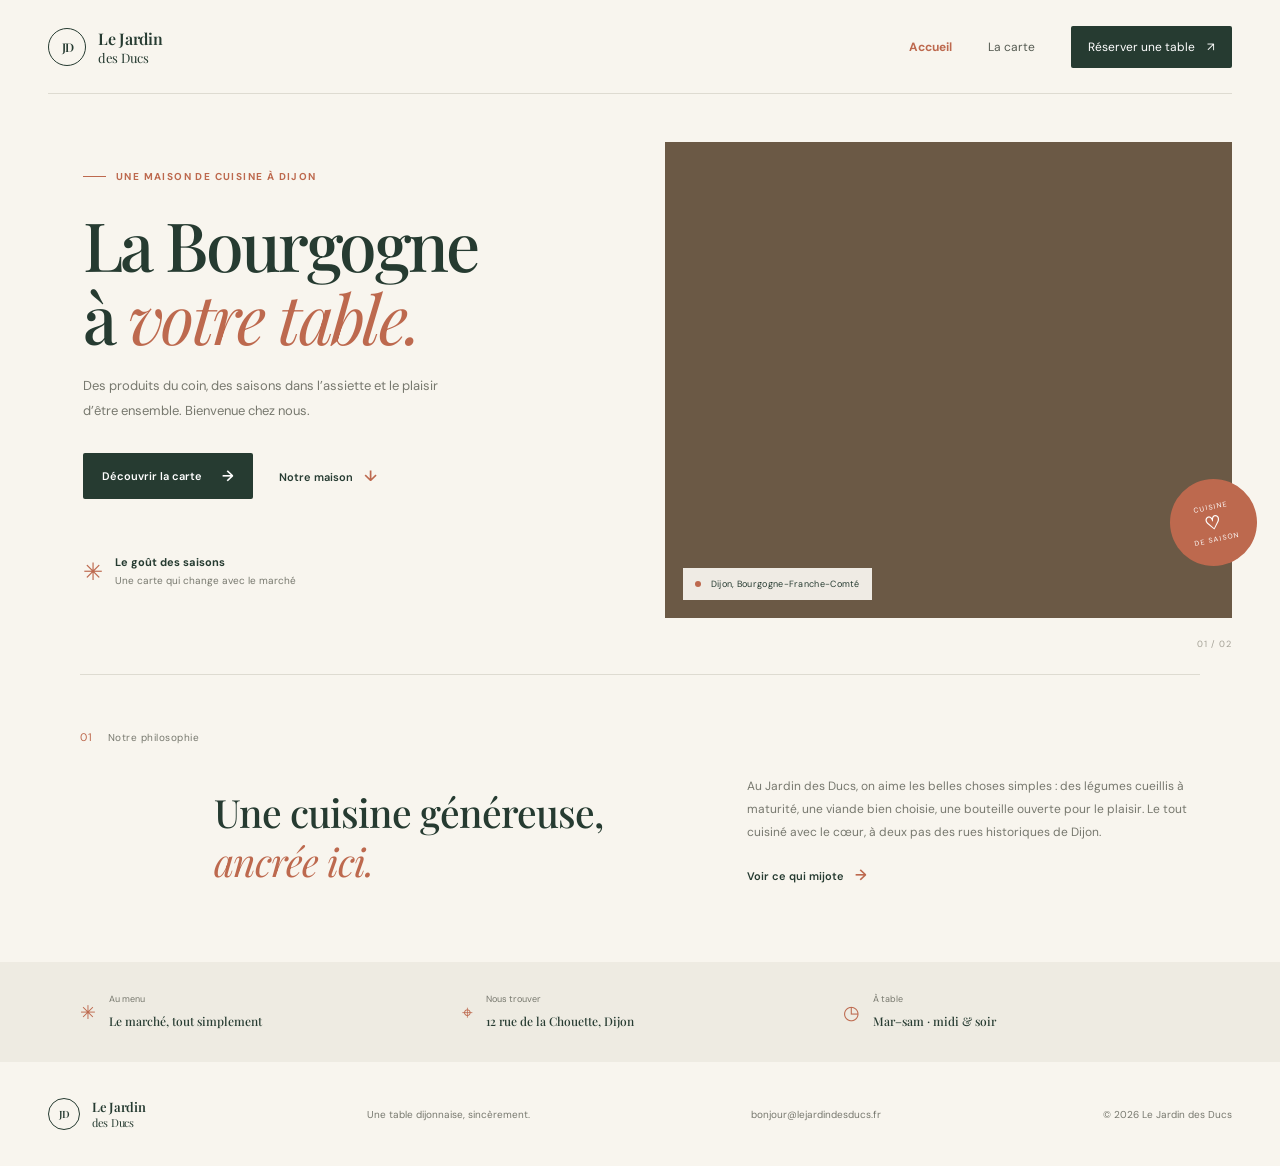
<file: index.html>
<!doctype html>
<html lang="fr">
<head>
  <meta charset="utf-8">
  <meta name="viewport" content="width=device-width, initial-scale=1">
  <meta name="theme-color" content="#f8f5ee">
  <meta name="description" content="Le Jardin des Ducs, une table de saison au cœur de Dijon. Cuisine bourguignonne généreuse, produits locaux et vins de Bourgogne.">
  <title>Le Jardin des Ducs — Restaurant à Dijon</title>
  <link rel="preconnect" href="https://fonts.googleapis.com">
  <link rel="preconnect" href="https://fonts.gstatic.com" crossorigin>
  <link href="https://fonts.googleapis.com/css2?family=DM+Sans:wght@400;500;600;700&family=Playfair+Display:wght@400;500;600;700&display=swap" rel="stylesheet">
  <link rel="stylesheet" href="styles.css">
</head>
<body>
  <header class="site-header">
    <a class="brand" href="index.html" aria-label="Le Jardin des Ducs, accueil">
      <span class="brand-mark" aria-hidden="true">JD</span>
      <span class="brand-name">Le Jardin <span>des Ducs</span></span>
    </a>
    <nav class="main-nav" aria-label="Navigation principale">
      <a class="active" href="index.html" aria-current="page">Accueil</a>
      <a href="carte.html">La carte</a>
      <a class="nav-cta" href="mailto:bonjour@lejardindesducs.fr?subject=Demande%20de%20r%C3%A9servation">Réserver une table <span aria-hidden="true">↗</span></a>
    </nav>
  </header>

  <main>
    <section class="hero">
      <div class="hero-copy">
        <p class="eyebrow"><span></span> Une maison de cuisine à Dijon</p>
        <h1>La Bourgogne<br>à <em>votre table.</em></h1>
        <p class="hero-description">Des produits du coin, des saisons dans l’assiette et le plaisir d’être ensemble. Bienvenue chez nous.</p>
        <div class="hero-actions">
          <a class="button button-dark" href="carte.html">Découvrir la carte <span aria-hidden="true">→</span></a>
          <a class="text-link" href="#notre-maison">Notre maison <span aria-hidden="true">↓</span></a>
        </div>
        <div class="hero-note">
          <span class="note-icon" aria-hidden="true">✳</span>
          <span><strong>Le goût des saisons</strong><br>Une carte qui change avec le marché</span>
        </div>
      </div>
      <div class="hero-image" role="img" aria-label="Table dressée dans un restaurant chaleureux">
        <div class="image-caption"><span class="caption-dot"></span> Dijon, Bourgogne-Franche-Comté</div>
        <div class="image-stamp" aria-label="Cuisine sincère et de saison">
          <span>CUISINE</span>
          <strong>♡</strong>
          <span>DE SAISON</span>
        </div>
      </div>
      <span class="hero-index" aria-hidden="true">01 / 02</span>
    </section>

    <section class="welcome section-wrap" id="notre-maison">
      <div class="welcome-label"><span>01</span> Notre philosophie</div>
      <div class="welcome-content">
        <h2>Une cuisine généreuse,<br><em>ancrée ici.</em></h2>
        <div class="welcome-text">
          <p>Au Jardin des Ducs, on aime les belles choses simples : des légumes cueillis à maturité, une viande bien choisie, une bouteille ouverte pour le plaisir. Le tout cuisiné avec le cœur, à deux pas des rues historiques de Dijon.</p>
          <a class="text-link" href="carte.html">Voir ce qui mijote <span aria-hidden="true">→</span></a>
        </div>
      </div>
    </section>

    <section class="details-band">
      <div class="detail-item"><span class="detail-icon" aria-hidden="true">✳</span><div><span class="detail-label">Au menu</span><strong>Le marché, tout simplement</strong></div></div>
      <div class="detail-item"><span class="detail-icon" aria-hidden="true">⌖</span><div><span class="detail-label">Nous trouver</span><strong>12 rue de la Chouette, Dijon</strong></div></div>
      <div class="detail-item"><span class="detail-icon" aria-hidden="true">◷</span><div><span class="detail-label">À table</span><strong>Mar–sam · midi & soir</strong></div></div>
    </section>
  </main>

  <footer class="site-footer">
    <a class="brand footer-brand" href="index.html"><span class="brand-mark" aria-hidden="true">JD</span><span class="brand-name">Le Jardin <span>des Ducs</span></span></a>
    <p>Une table dijonnaise, sincèrement.</p>
    <a href="mailto:bonjour@lejardindesducs.fr">bonjour@lejardindesducs.fr</a>
    <span class="copyright">© 2026 Le Jardin des Ducs</span>
  </footer>
</body>
</html>
</file>
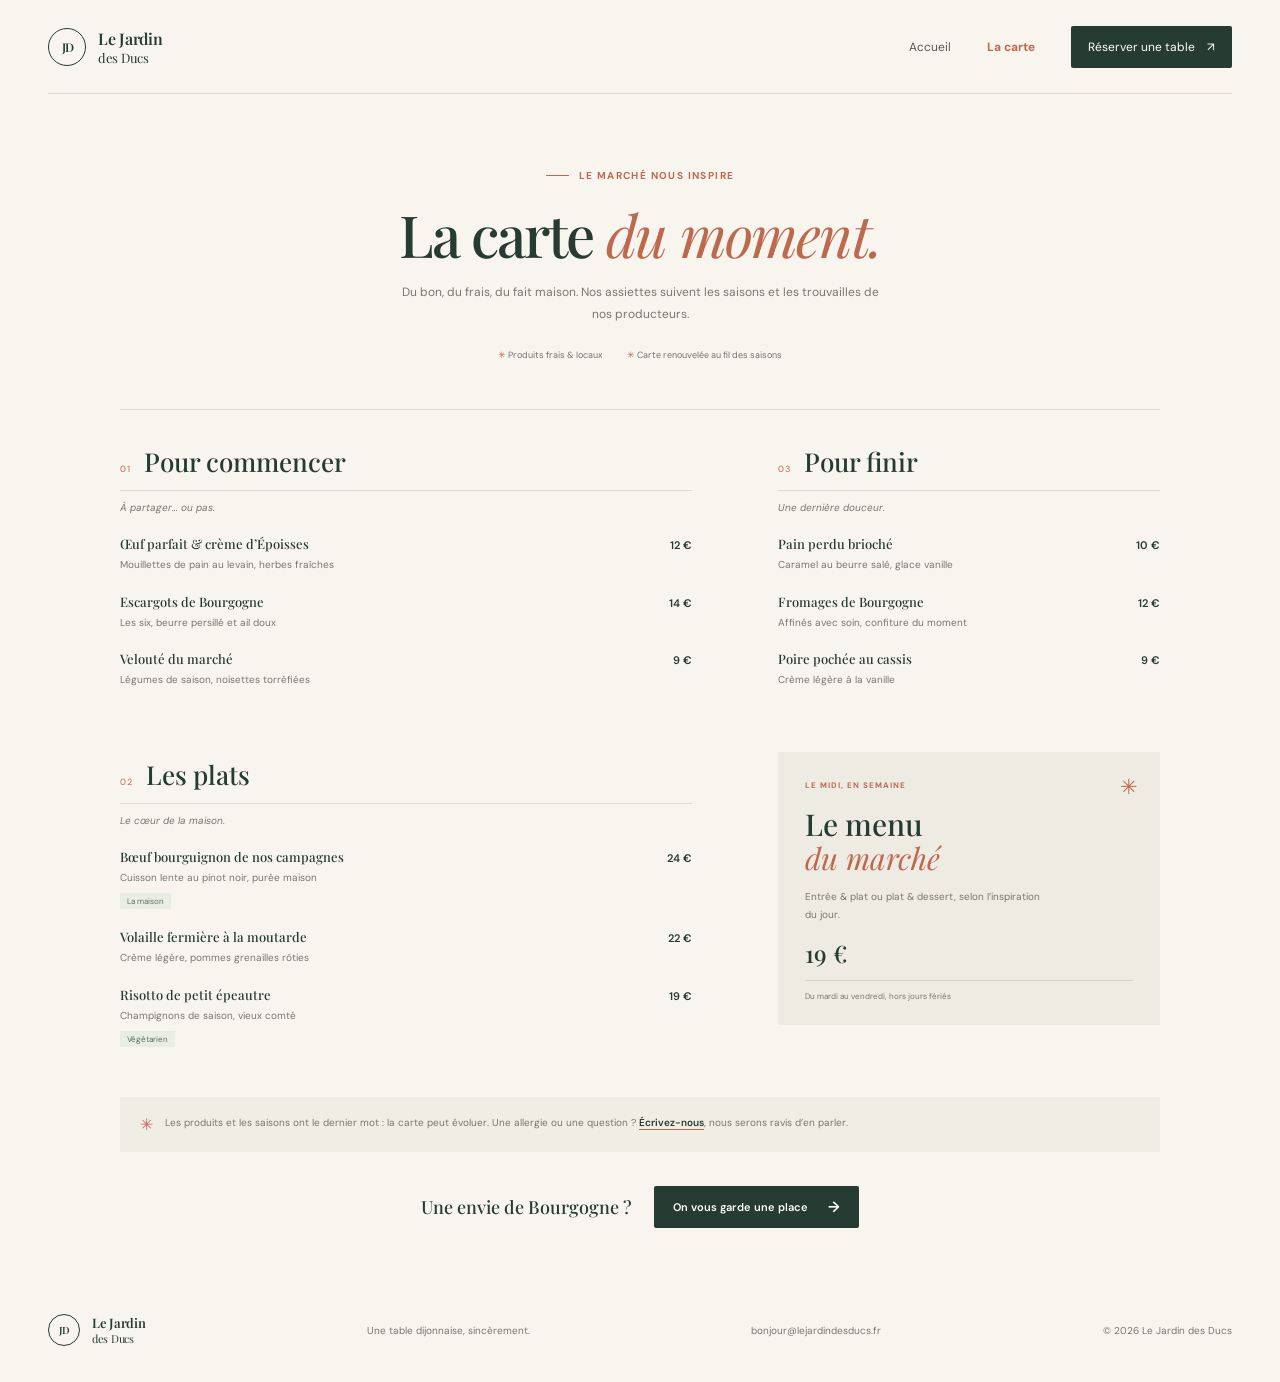
<file: carte.html>
<!doctype html>
<html lang="fr">
<head>
  <meta charset="utf-8">
  <meta name="viewport" content="width=device-width, initial-scale=1">
  <meta name="theme-color" content="#f8f5ee">
  <meta name="description" content="Découvrez la carte du Jardin des Ducs à Dijon : cuisine de saison, produits bourguignons et menus faits maison.">
  <title>La carte — Le Jardin des Ducs, Dijon</title>
  <link rel="preconnect" href="https://fonts.googleapis.com">
  <link rel="preconnect" href="https://fonts.gstatic.com" crossorigin>
  <link href="https://fonts.googleapis.com/css2?family=DM+Sans:wght@400;500;600;700&family=Playfair+Display:wght@400;500;600;700&display=swap" rel="stylesheet">
  <link rel="stylesheet" href="styles.css">
</head>
<body>
  <header class="site-header">
    <a class="brand" href="index.html" aria-label="Le Jardin des Ducs, accueil">
      <span class="brand-mark" aria-hidden="true">JD</span>
      <span class="brand-name">Le Jardin <span>des Ducs</span></span>
    </a>
    <nav class="main-nav" aria-label="Navigation principale">
      <a href="index.html">Accueil</a>
      <a class="active" href="carte.html" aria-current="page">La carte</a>
      <a class="nav-cta" href="mailto:bonjour@lejardindesducs.fr?subject=Demande%20de%20r%C3%A9servation">Réserver une table <span aria-hidden="true">↗</span></a>
    </nav>
  </header>

  <main>
    <section class="menu-hero">
      <p class="eyebrow"><span></span> Le marché nous inspire</p>
      <h1>La carte <em>du moment.</em></h1>
      <p>Du bon, du frais, du fait maison. Nos assiettes suivent les saisons et les trouvailles de nos producteurs.</p>
      <div class="menu-meta"><span>✳ Produits frais & locaux</span><span>✳ Carte renouvelée au fil des saisons</span></div>
    </section>

    <section class="menu-board" aria-label="Menu du restaurant">
      <div class="menu-column">
        <div class="menu-category">
          <div class="category-heading"><span class="category-number">01</span><h2>Pour commencer</h2></div>
          <p class="category-intro">À partager… ou pas.</p>
          <article class="menu-item">
            <div class="item-title"><h3>Œuf parfait & crème d’Époisses</h3><span>12 €</span></div>
            <p>Mouillettes de pain au levain, herbes fraîches</p>
          </article>
          <article class="menu-item">
            <div class="item-title"><h3>Escargots de Bourgogne</h3><span>14 €</span></div>
            <p>Les six, beurre persillé et ail doux</p>
          </article>
          <article class="menu-item">
            <div class="item-title"><h3>Velouté du marché</h3><span>9 €</span></div>
            <p>Légumes de saison, noisettes torréfiées</p>
          </article>
        </div>

        <div class="menu-category">
          <div class="category-heading"><span class="category-number">02</span><h2>Les plats</h2></div>
          <p class="category-intro">Le cœur de la maison.</p>
          <article class="menu-item">
            <div class="item-title"><h3>Bœuf bourguignon de nos campagnes</h3><span>24 €</span></div>
            <p>Cuisson lente au pinot noir, purée maison</p>
            <span class="item-tag">La maison</span>
          </article>
          <article class="menu-item">
            <div class="item-title"><h3>Volaille fermière à la moutarde</h3><span>22 €</span></div>
            <p>Crème légère, pommes grenailles rôties</p>
          </article>
          <article class="menu-item">
            <div class="item-title"><h3>Risotto de petit épeautre</h3><span>19 €</span></div>
            <p>Champignons de saison, vieux comté</p>
            <span class="item-tag">Végétarien</span>
          </article>
        </div>
      </div>

      <aside class="menu-aside">
        <div class="menu-category">
          <div class="category-heading"><span class="category-number">03</span><h2>Pour finir</h2></div>
          <p class="category-intro">Une dernière douceur.</p>
          <article class="menu-item">
            <div class="item-title"><h3>Pain perdu brioché</h3><span>10 €</span></div>
            <p>Caramel au beurre salé, glace vanille</p>
          </article>
          <article class="menu-item">
            <div class="item-title"><h3>Fromages de Bourgogne</h3><span>12 €</span></div>
            <p>Affinés avec soin, confiture du moment</p>
          </article>
          <article class="menu-item">
            <div class="item-title"><h3>Poire pochée au cassis</h3><span>9 €</span></div>
            <p>Crème légère à la vanille</p>
          </article>
        </div>
        <div class="lunch-card">
          <span class="lunch-icon" aria-hidden="true">✳</span>
          <p class="eyebrow">Le midi, en semaine</p>
          <h3>Le menu<br><em>du marché</em></h3>
          <p>Entrée & plat ou plat & dessert, selon l’inspiration du jour.</p>
          <strong>19 €</strong>
          <span class="lunch-footnote">Du mardi au vendredi, hors jours fériés</span>
        </div>
      </aside>
    </section>

    <section class="menu-note">
      <span aria-hidden="true">✳</span>
      <p>Les produits et les saisons ont le dernier mot : la carte peut évoluer. Une allergie ou une question ? <a href="mailto:bonjour@lejardindesducs.fr">Écrivez-nous</a>, nous serons ravis d’en parler.</p>
    </section>
    <div class="menu-reserve"><p>Une envie de Bourgogne ?</p><a class="button button-dark" href="mailto:bonjour@lejardindesducs.fr?subject=Demande%20de%20r%C3%A9servation">On vous garde une place <span aria-hidden="true">→</span></a></div>
  </main>

  <footer class="site-footer">
    <a class="brand footer-brand" href="index.html"><span class="brand-mark" aria-hidden="true">JD</span><span class="brand-name">Le Jardin <span>des Ducs</span></span></a>
    <p>Une table dijonnaise, sincèrement.</p>
    <a href="mailto:bonjour@lejardindesducs.fr">bonjour@lejardindesducs.fr</a>
    <span class="copyright">© 2026 Le Jardin des Ducs</span>
  </footer>
</body>
</html>
</file>
<file: styles.css>
:root {
  color-scheme: light;
  --paper: #f8f5ee;
  --ink: #263b31;
  --muted: #77786e;
  --accent: #bd694e;
  --line: #dedbd1;
  --serif: "Playfair Display", Georgia, serif;
  --sans: "DM Sans", Arial, sans-serif;
}

* { box-sizing: border-box; }

html { scroll-behavior: smooth; }

body {
  margin: 0;
  background: var(--paper);
  color: var(--ink);
  font-family: var(--sans);
  -webkit-font-smoothing: antialiased;
}

a { color: inherit; }

.site-header {
  width: min(1200px, calc(100% - 96px));
  height: 94px;
  margin: 0 auto;
  display: flex;
  align-items: center;
  justify-content: space-between;
  border-bottom: 1px solid var(--line);
}

.brand {
  display: inline-flex;
  align-items: center;
  gap: 12px;
  text-decoration: none;
}

.brand-mark {
  width: 38px;
  height: 38px;
  display: grid;
  place-items: center;
  border: 1px solid var(--ink);
  border-radius: 50%;
  font: 600 12px var(--serif);
  letter-spacing: -1px;
}

.brand-name {
  font: 600 16px var(--serif);
  letter-spacing: -.3px;
}

.brand-name span { display: block; font-size: 13px; font-weight: 400; }

.main-nav { display: flex; align-items: center; gap: 36px; }

.main-nav a {
  color: #555b52;
  font-size: 12px;
  text-decoration: none;
  transition: color .2s ease;
}

.main-nav a:hover, .main-nav a.active { color: var(--accent); }
.main-nav a.active { font-weight: 700; }

.main-nav .nav-cta {
  padding: 13px 17px;
  background: var(--ink);
  color: white;
  border-radius: 2px;
}

.main-nav .nav-cta:hover { background: #385445; color: white; }
.nav-cta span { margin-left: 9px; }

.hero {
  position: relative;
  width: min(1200px, calc(100% - 96px));
  min-height: 580px;
  margin: 0 auto;
  display: grid;
  grid-template-columns: 1fr 1.02fr;
  align-items: center;
  gap: 62px;
  padding: 48px 0 56px;
}

.hero-copy { padding: 3px 0 0 35px; }

.eyebrow {
  display: flex;
  align-items: center;
  gap: 10px;
  margin: 0;
  color: var(--accent);
  font-size: 10px;
  font-weight: 700;
  letter-spacing: 1.4px;
  text-transform: uppercase;
}

.eyebrow > span {
  width: 23px;
  height: 1px;
  background: var(--accent);
}

h1, h2, h3, p { margin-top: 0; }

.hero h1 {
  margin: 25px 0 20px;
  font: 500 clamp(48px, 5.3vw, 72px)/1.08 var(--serif);
  letter-spacing: -2.6px;
}

.hero h1 em, .welcome h2 em, .lunch-card h3 em {
  color: var(--accent);
  font-weight: 400;
}

.hero-description {
  max-width: 360px;
  margin-bottom: 29px;
  color: var(--muted);
  font-size: 13px;
  line-height: 1.9;
}

.hero-actions { display: flex; align-items: center; gap: 26px; }

.button {
  min-height: 46px;
  display: inline-flex;
  align-items: center;
  justify-content: center;
  gap: 20px;
  padding: 0 19px;
  border-radius: 2px;
  font-size: 11px;
  font-weight: 600;
  text-decoration: none;
  transition: background .2s ease, transform .2s ease;
}

.button:hover { transform: translateY(-2px); }
.button-dark { background: var(--ink); color: white; }
.button-dark:hover { background: #385445; }
.button span { font-size: 15px; }

.text-link {
  color: var(--ink);
  font-size: 11px;
  font-weight: 600;
  text-decoration: none;
}

.text-link span { margin-left: 8px; color: var(--accent); font-size: 15px; }
.text-link:hover { color: var(--accent); }

.hero-note {
  display: flex;
  align-items: center;
  gap: 12px;
  margin-top: 51px;
  color: var(--muted);
  font-size: 10px;
  line-height: 1.8;
}

.hero-note strong { color: var(--ink); font-size: 11px; }
.note-icon { color: var(--accent); font-size: 24px; }

.hero-image {
  position: relative;
  min-height: 440px;
  height: 100%;
  background: #6b5945 url("https://images.unsplash.com/photo-1414235077428-338989a2e8c0?auto=format&fit=crop&w=1400&q=85") center 52% / cover no-repeat;
}

.image-caption {
  position: absolute;
  bottom: 18px;
  left: 18px;
  padding: 10px 12px;
  background: rgba(248, 245, 238, .94);
  color: var(--ink);
  font-size: 9px;
  letter-spacing: .3px;
}

.caption-dot { width: 6px; height: 6px; display: inline-block; margin-right: 7px; background: var(--accent); border-radius: 50%; }

.image-stamp {
  position: absolute;
  right: -25px;
  bottom: 52px;
  width: 87px;
  height: 87px;
  display: flex;
  flex-direction: column;
  align-items: center;
  justify-content: center;
  gap: 3px;
  border-radius: 50%;
  background: var(--accent);
  color: white;
  font-size: 7px;
  letter-spacing: 1.1px;
  transform: rotate(-12deg);
}

.image-stamp strong { font-size: 18px; line-height: 1; }
.hero-index { position: absolute; right: 0; bottom: 24px; color: #a4a196; font-size: 9px; letter-spacing: 1px; }

.section-wrap { width: min(1120px, calc(100% - 96px)); margin: 0 auto; }

.welcome {
  padding: 55px 0 77px;
  border-top: 1px solid var(--line);
}

.welcome-label { color: var(--muted); font-size: 10px; letter-spacing: .5px; }
.welcome-label span { margin-right: 12px; color: var(--accent); font-size: 11px; }

.welcome-content {
  display: grid;
  grid-template-columns: 1fr 1fr;
  gap: 80px;
  align-items: end;
  margin: 31px 0 0 12%;
}

.welcome h2 { margin: 0; font: 500 39px/1.25 var(--serif); letter-spacing: -1px; }
.welcome-text { max-width: 440px; }
.welcome-text p { margin: 0 0 21px; color: var(--muted); font-size: 12px; line-height: 1.9; }

.details-band {
  display: grid;
  grid-template-columns: repeat(3, 1fr);
  gap: 25px;
  padding: 31px max(calc((100vw - 1120px) / 2), 48px);
  background: #eeebe2;
}

.detail-item { display: flex; align-items: center; gap: 13px; }
.detail-icon { color: var(--accent); font-size: 19px; }
.detail-label { display: block; margin-bottom: 5px; color: var(--muted); font-size: 9px; }
.detail-item strong { font: 500 12px var(--serif); }

.site-footer {
  min-height: 104px;
  width: min(1200px, calc(100% - 96px));
  margin: 0 auto;
  display: flex;
  align-items: center;
  justify-content: space-between;
  gap: 20px;
}

.footer-brand .brand-mark { width: 32px; height: 32px; font-size: 10px; }
.footer-brand .brand-name { font-size: 13px; }
.footer-brand .brand-name span { font-size: 11px; }
.site-footer p, .site-footer > a:not(.brand), .copyright { margin: 0; color: var(--muted); font-size: 10px; text-decoration: none; }
.site-footer > a:not(.brand):hover { color: var(--accent); }

.menu-hero {
  padding: 75px 24px 48px;
  text-align: center;
}

.menu-hero .eyebrow { justify-content: center; }
.menu-hero h1 { margin: 19px 0 14px; font: 500 clamp(40px, 5vw, 58px)/1.16 var(--serif); letter-spacing: -1.8px; }
.menu-hero h1 em { color: var(--accent); font-weight: 400; }
.menu-hero > p:not(.eyebrow) { max-width: 480px; margin: 0 auto; color: var(--muted); font-size: 12px; line-height: 1.8; }
.menu-meta { display: flex; justify-content: center; gap: 25px; margin-top: 24px; color: #72766c; font-size: 9px; }
.menu-meta span::first-letter { color: var(--accent); }

.menu-board {
  width: min(1040px, calc(100% - 96px));
  margin: 0 auto;
  display: grid;
  grid-template-columns: 1.2fr .8fr;
  gap: 86px;
  padding: 34px 0 28px;
  border-top: 1px solid var(--line);
}

.menu-column { display: flex; flex-direction: column; gap: 49px; }
.menu-aside { display: flex; flex-direction: column; gap: 44px; }
.menu-category { min-width: 0; }

.category-heading { display: flex; align-items: baseline; gap: 13px; padding-bottom: 11px; border-bottom: 1px solid var(--line); }
.category-number { color: var(--accent); font-size: 9px; letter-spacing: 1px; }
.category-heading h2 { margin: 0; font: 500 26px var(--serif); }
.category-intro { margin: 10px 0 21px; color: var(--muted); font-size: 10px; font-style: italic; }

.menu-item { position: relative; margin-bottom: 19px; }
.item-title { display: flex; align-items: baseline; justify-content: space-between; gap: 15px; }
.item-title h3 { margin: 0; font: 500 13px var(--serif); }
.item-title > span { flex-shrink: 0; color: var(--ink); font-size: 11px; font-weight: 600; }
.menu-item > p { margin: 5px 0 0; color: var(--muted); font-size: 10px; line-height: 1.65; }
.item-tag { display: inline-block; margin-top: 7px; padding: 3px 7px; background: #e9eee5; color: #57705a; font-size: 8px; }

.lunch-card { position: relative; padding: 28px 27px 24px; background: #eeebe2; }
.lunch-icon { position: absolute; top: 21px; right: 22px; color: var(--accent); font-size: 21px; }
.lunch-card .eyebrow { font-size: 8px; letter-spacing: 1px; }
.lunch-card h3 { margin: 17px 0 12px; font: 500 30px/1.15 var(--serif); }
.lunch-card > p:not(.eyebrow) { max-width: 240px; margin-bottom: 13px; color: var(--muted); font-size: 10px; line-height: 1.8; }
.lunch-card > strong { font: 500 24px var(--serif); }
.lunch-footnote { display: block; margin-top: 11px; padding-top: 10px; border-top: 1px solid #d7d4ca; color: var(--muted); font-size: 8px; }

.menu-note {
  width: min(1040px, calc(100% - 96px));
  display: flex;
  align-items: flex-start;
  gap: 12px;
  margin: 3px auto 30px;
  padding: 17px 20px;
  background: #f0ede5;
}

.menu-note > span { color: var(--accent); }
.menu-note p { margin: 0; color: var(--muted); font-size: 10px; line-height: 1.7; }
.menu-note a { color: var(--ink); font-weight: 600; text-decoration-color: var(--accent); text-underline-offset: 3px; }

.menu-reserve { display: flex; justify-content: center; align-items: center; gap: 22px; padding: 4px 20px 50px; }
.menu-reserve p { margin: 0; font: 500 18px var(--serif); }
.menu-reserve .button { min-height: 42px; }

@media (max-width: 800px) {
  .site-header, .hero, .site-footer { width: min(100% - 48px, 650px); }
  .site-header { height: 78px; }
  .main-nav { gap: 19px; }
  .main-nav a { font-size: 11px; }
  .main-nav .nav-cta { padding: 11px 12px; }
  .hero { min-height: auto; grid-template-columns: 1fr 1fr; gap: 26px; padding: 42px 0 50px; }
  .hero-copy { padding-left: 3px; }
  .hero h1 { font-size: clamp(43px, 7vw, 58px); }
  .hero-image { min-height: 390px; }
  .image-stamp { right: -14px; width: 72px; height: 72px; }
  .section-wrap, .menu-board, .menu-note { width: min(100% - 48px, 650px); }
  .welcome-content { gap: 35px; margin-left: 5%; }
  .details-band { padding-right: 24px; padding-left: 24px; gap: 14px; }
  .detail-item { gap: 8px; }
  .detail-item strong { font-size: 10px; }
  .site-footer { flex-wrap: wrap; padding: 20px 0; }
  .menu-board { gap: 42px; }
}

@media (max-width: 560px) {
  .site-header { width: calc(100% - 36px); height: 72px; }
  .brand { gap: 8px; }
  .brand-mark { width: 33px; height: 33px; }
  .brand-name { font-size: 14px; }
  .brand-name span { font-size: 11px; }
  .main-nav { gap: 15px; }
  .main-nav a { font-size: 10px; }
  .main-nav .nav-cta { padding: 10px; font-size: 0; }
  .main-nav .nav-cta span { margin: 0; font-size: 14px; }
  .hero { width: calc(100% - 36px); display: flex; flex-direction: column; align-items: stretch; gap: 32px; padding: 43px 0 39px; }
  .hero-copy { padding: 0; }
  .hero h1 { margin-top: 20px; font-size: 52px; }
  .hero-description { max-width: 100%; }
  .hero-note { margin-top: 30px; }
  .hero-image { min-height: 340px; }
  .image-stamp { right: 12px; bottom: -23px; }
  .hero-index { right: 0; bottom: 9px; }
  .section-wrap { width: calc(100% - 40px); }
  .welcome { padding: 40px 0 46px; }
  .welcome-content { grid-template-columns: 1fr; gap: 18px; margin: 25px 0 0; }
  .welcome h2 { font-size: 34px; }
  .details-band { grid-template-columns: 1fr; gap: 18px; padding: 25px 22px; }
  .detail-item strong { font-size: 12px; }
  .site-footer { width: calc(100% - 40px); display: grid; grid-template-columns: 1fr 1fr; gap: 16px 10px; }
  .site-footer p { text-align: right; }
  .site-footer > a:not(.brand) { grid-column: 1; }
  .copyright { grid-column: 2; grid-row: 2; text-align: right; }
  .menu-hero { padding: 55px 20px 33px; }
  .menu-hero h1 { font-size: 42px; }
  .menu-meta { flex-direction: column; gap: 8px; align-items: center; }
  .menu-board { width: calc(100% - 40px); grid-template-columns: 1fr; gap: 38px; padding-top: 28px; }
  .menu-column, .menu-aside { gap: 36px; }
  .category-heading h2 { font-size: 24px; }
  .menu-note { width: calc(100% - 40px); margin-bottom: 24px; padding: 14px; }
  .menu-reserve { flex-direction: column; gap: 12px; padding-bottom: 38px; }
}

@media (prefers-reduced-motion: reduce) {
  html { scroll-behavior: auto; }
  *, *::before, *::after { transition-duration: .01ms !important; }
}
</file>
